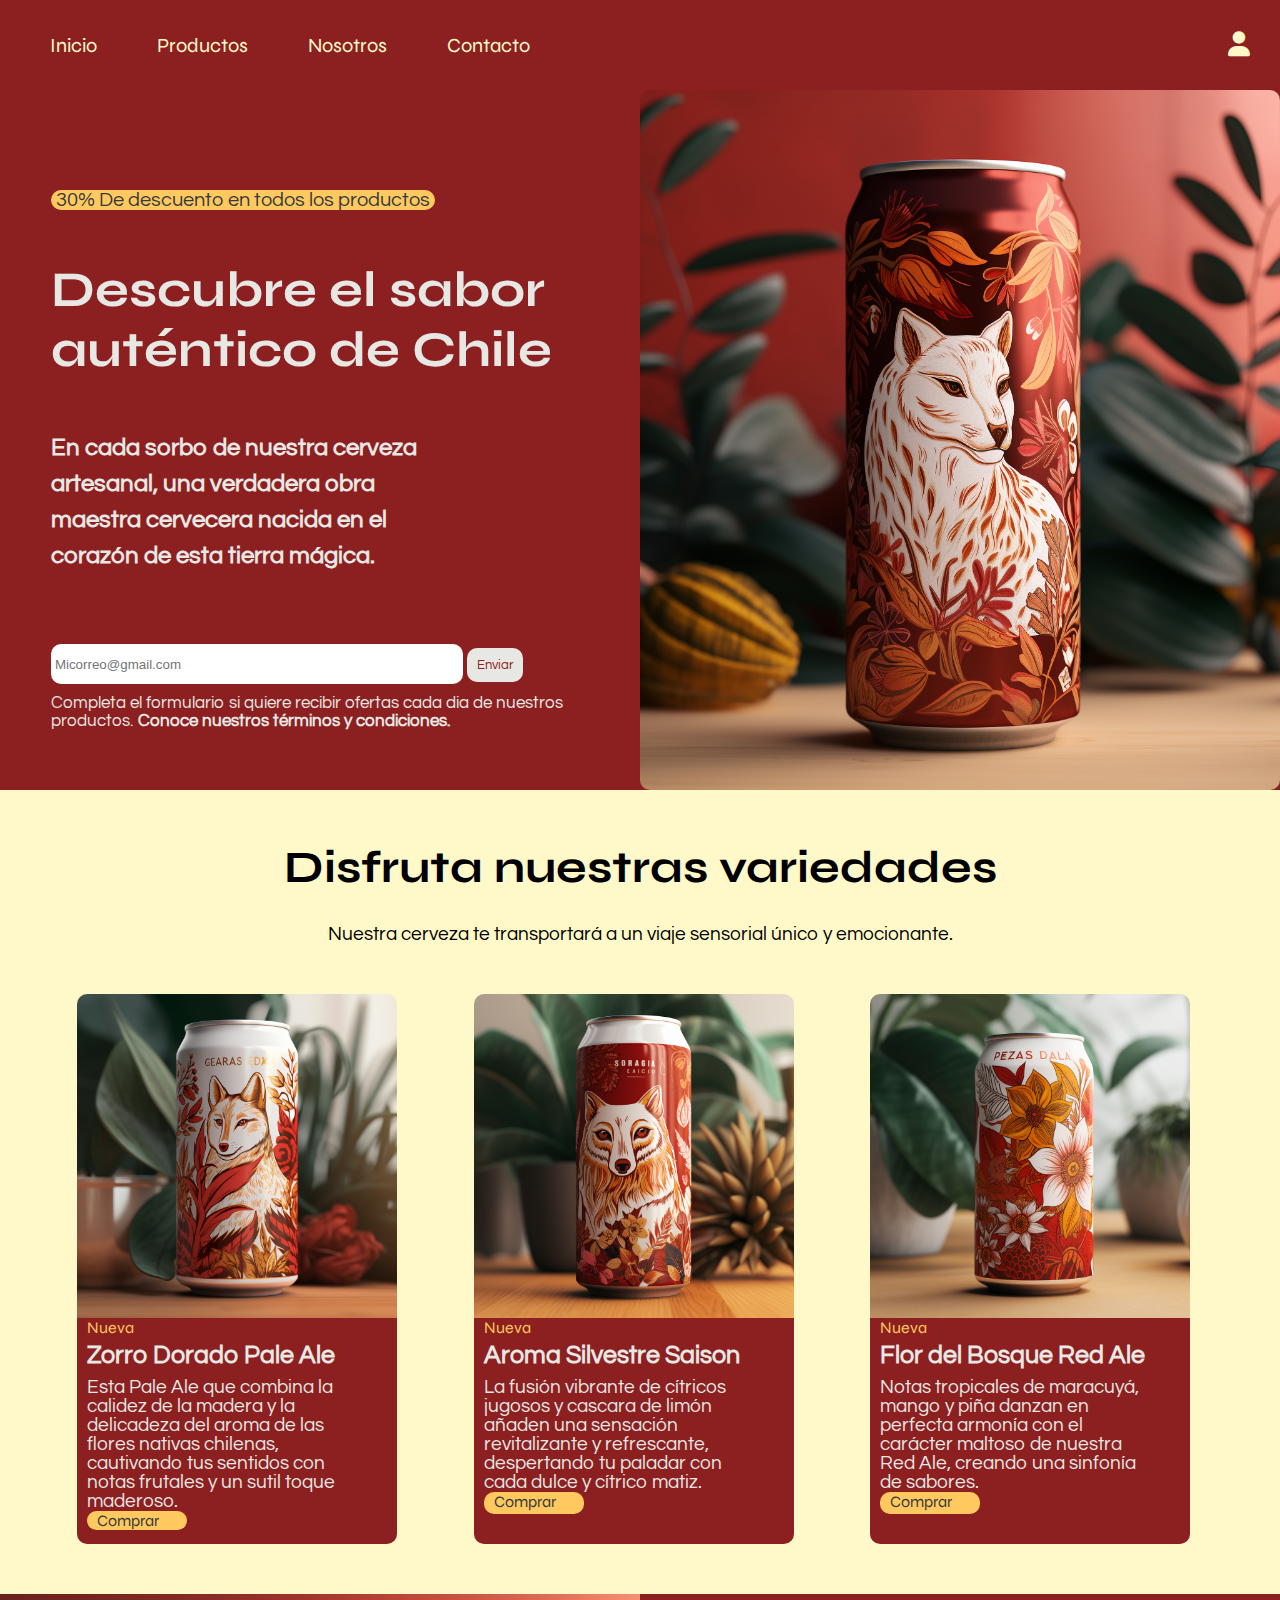
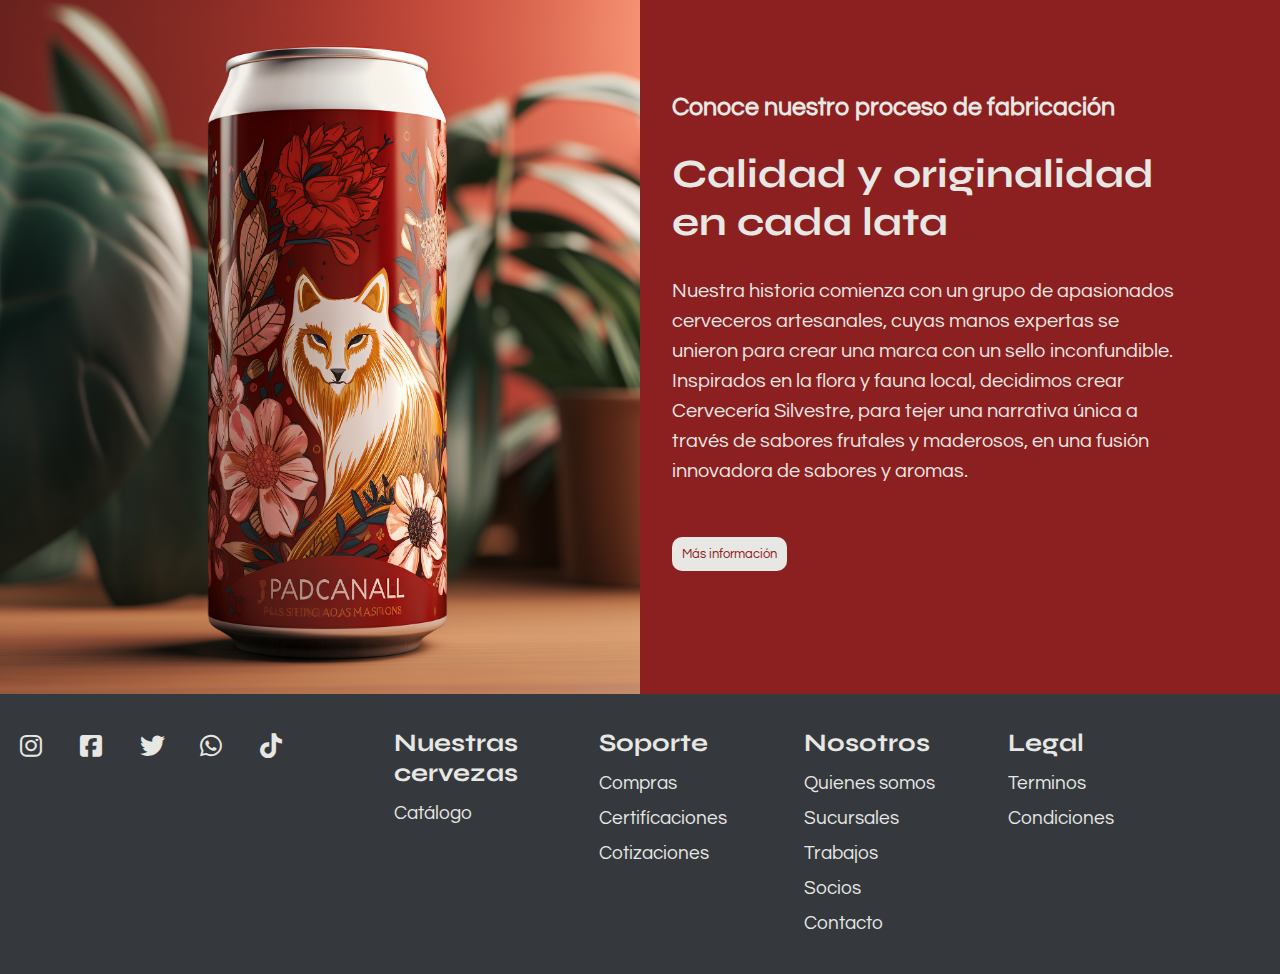
<file: index.html>
<!DOCTYPE html>
<html lang="en">
<head>
    <meta charset="UTF-8">
    <meta name="viewport" content="width=device-width, initial-scale=1.0">
    <link rel="stylesheet" href="css/index.css">
    <link rel="stylesheet" href="css/media.css">
    <link rel="stylesheet" href="https://cdnjs.cloudflare.com/ajax/libs/font-awesome/6.4.0/css/all.min.css">
    <link rel="preconnect" href="https://fonts.googleapis.com">
    <link rel="preconnect" href="https://fonts.gstatic.com" crossorigin>
    <link href="https://fonts.googleapis.com/css2?family=Syne:wght@700&display=swap" rel="stylesheet"> 
    <link rel="preconnect" href="https://fonts.googleapis.com">
    <link rel="preconnect" href="https://fonts.gstatic.com" crossorigin>
    <link href="https://fonts.googleapis.com/css2?family=Questrial&display=swap" rel="stylesheet">
    
</head>
<body>
    <header>
        <button class="menu-icon" onclick="toggleMenu()">
            <i class="fa-solid fa-bars"></i>
        </button>
        <nav class="container-nav">
            <ul class="menu-left">
                <li class="li-menu-left"><a href="">Inicio</a></li>
                <li class="li-menu-left"><a href="productos.html">Productos</a></li>
                <li class="li-menu-left"><a href="">Nosotros</a></li>
                <li class="li-menu-left"><a href="">Contacto</a></li>
            </ul>
            <ul class="menu-right">
                <li class="li-menu-right"><a href="registro.html"><i class="fa-solid fa-user"></i></a></li>
            </ul>
        </nav>
    </header>
    <main class="main-base">
        <div class="jumbotron">
            <div class="jum-section1">
                <div class="div-discount">
                    <a href="productos.html">30% De descuento en todos los productos</a>
                </div>
                <div class="div-eslogan1">
                   <h1>Descubre el sabor auténtico de Chile</h1>
                </div>
                <div class="div-eslogan2">
                    <h2>En cada sorbo de nuestra cerveza artesanal, una verdadera obra maestra cervecera nacida en el corazón de esta tierra mágica.</h2>
                </div>
                <div class="container-form">
                    <form action="#" method="post" onsubmit="return submitForm()()">
                    <input class="email-input" type="email" id="email" placeholder=" Micorreo@gmail.com" name="email" required >
                    <button type="submit">Enviar</button>
                    <p>Completa el formulario si quiere recibir ofertas cada dia de nuestros productos.<a href="#">Conoce nuestros términos y condiciones.</a></p>
                    </form>
                </div>
            </div>
            <div class="jum-section2">
                <img class="jum-img" src="img/beer5.png" alt="">
            </div>
        </div>
        <div class="main-container-blog">
            <div class="titulo-blog">
                <h1>Disfruta nuestras variedades</h1>
                <p>Nuestra cerveza te transportará a un viaje sensorial único y emocionante.</p>
            </div>
            <div class="div-blog">
                <div class="container-blog">
                    <div class="img-section">
                        <img class="img-blog" src="img/beer1.png" alt="">
                    </div>
                    <div class="info-blog">
                        <div class="container-info">
                            <a href="">
                                Nueva
                            </a>                        
                            <h1>
                                Zorro Dorado Pale Ale
                            </h1>
                            <p>
                                Esta Pale Ale que combina la calidez de la madera y la delicadeza del aroma de las flores nativas chilenas,
                                cautivando tus sentidos con notas frutales y un sutil toque maderoso.
                            </p>
                        </div>
                        <div class="container-compra">
                            <a href="#">
                                Comprar
                            </a>
                        </div>
                    </div>
                </div>
                <div class="container-blog">
                    <div class="img-section">
                        <img class="img-blog" src="img/beer2.png" alt="">
                    </div>
                    <div class="info-blog">
                        <div class="container-info">
                            <a href="">
                                Nueva
                            </a>                        
                            <h1>
                                Aroma Silvestre Saison
                            </h1>
                            <p>
                                La fusión vibrante de cítricos jugosos y cascara de limón añaden 
                                una sensación revitalizante y refrescante, despertando tu paladar con cada dulce y cítrico matiz.
                            </p>
                        </div>
                        <div class="container-compra">
                            <a href="#">
                                Comprar
                            </a>
                        </div>
                    </div>
                </div>
                <div class="container-blog">
                    <div class="img-section">
                        <img class="img-blog" src="img/beer3.png" alt="">
                    </div>
                    <div class="info-blog">
                        <div class="container-info">
                            <a href="">
                                Nueva
                            </a>                        
                            <h1>
                                Flor del Bosque Red Ale
                            </h1>
                            <p>
                                Notas tropicales de maracuyá, mango y piña danzan en perfecta armonía con el carácter maltoso de nuestra Red Ale,
                                creando una sinfonía de sabores.
                            </p>
                        </div>
                        <div class="container-compra">
                            <a href="#">
                                Comprar
                            </a>
                        </div>
                    </div>
                </div>
            </div>
        </div>
        <div class="jumbotron2">
            <div class="section-adicional1">
                <img class="img-jum2" src="img/beer4.png" alt="">
            </div>
            <div class="section-adicional2">
                <div>
                    <h2>
                        Conoce nuestro proceso de fabricación
                    </h2>
                    <h1>
                        Calidad y originalidad en cada lata
                    </h1>
                    <p>
                        Nuestra historia comienza con un grupo de apasionados cerveceros artesanales, 
                        cuyas manos expertas se unieron para crear una marca con un sello inconfundible. 
                        Inspirados en la flora y fauna local, decidimos crear Cervecería Silvestre, 
                        para tejer una narrativa única a través de sabores frutales y maderosos,
                        en una fusión innovadora de sabores y aromas.
                    </p>
                </div>
                <div>
                    <button>Más información</button>
                </div>
            </div>
        </div>
    </main>
    <footer class="footer">
        <div class="content-footer1">
            <div class="subcontainer-footer1">
                <a href="https://www.instagram.com/" target="_blank"><i class="fa-brands fa-instagram"></i></a>
                <a href="https://es-la.facebook.com/" target="_blank"><i class="fa-brands fa-square-facebook"></i></a>
                <a href="https://twitter.com/?lang=es" target="_blank"><i class="fa-brands fa-twitter"></i></a>
                <a href="https://web.whatsapp.com/" target="_blank"><i class="fa-brands fa-whatsapp"></i></a>
                <a href="https://www.tiktok.com/es/" target="_blank"><i class="fa-brands fa-tiktok"></i></a>
            </div>
        </div>
        <div class="content-footer2">
            <div class="subcontainer-footer2">
                <h1>
                    Nuestras cervezas
                </h1>
                <a href="productos.html">
                    Catálogo
                </a>
            </div>
        </div>
        <div class="content-footer3">
            <div class="subcontainer-footer3"> 
                <h1>
                    Soporte
                </h1>
                <a href="">
                    Compras
                </a>        
                <a href="">
                    Certifícaciones
                </a>
                <a href="">
                    Cotizaciones
                </a>       
            </div>
        </div>
        <div class="content-footer3">
            <div class="subcontainer-footer3"> 
                <h1>
                    Nosotros
                </h1>
                <a href="">
                    Quienes somos
                </a>
                <a href="">
                    Sucursales
                </a>        
                <a href="">
                    Trabajos
                </a>
                <a href="">
                    Socios
                </a>
                <a href="">
                    Contacto
                </a>
            </div>
        </div>
        <div class="content-footer3">
            <div style="margin-bottom: 30px;" class="subcontainer-footer3"> 
                <h1>
                    Legal
                </h1>
                <a href="">
                    Terminos
                </a>        
                <a href="">
                    Condiciones
                </a>     
            </div>
        </div>
    </footer>
    <script src="js/index.js"></script>
</body>
</html>
</file>
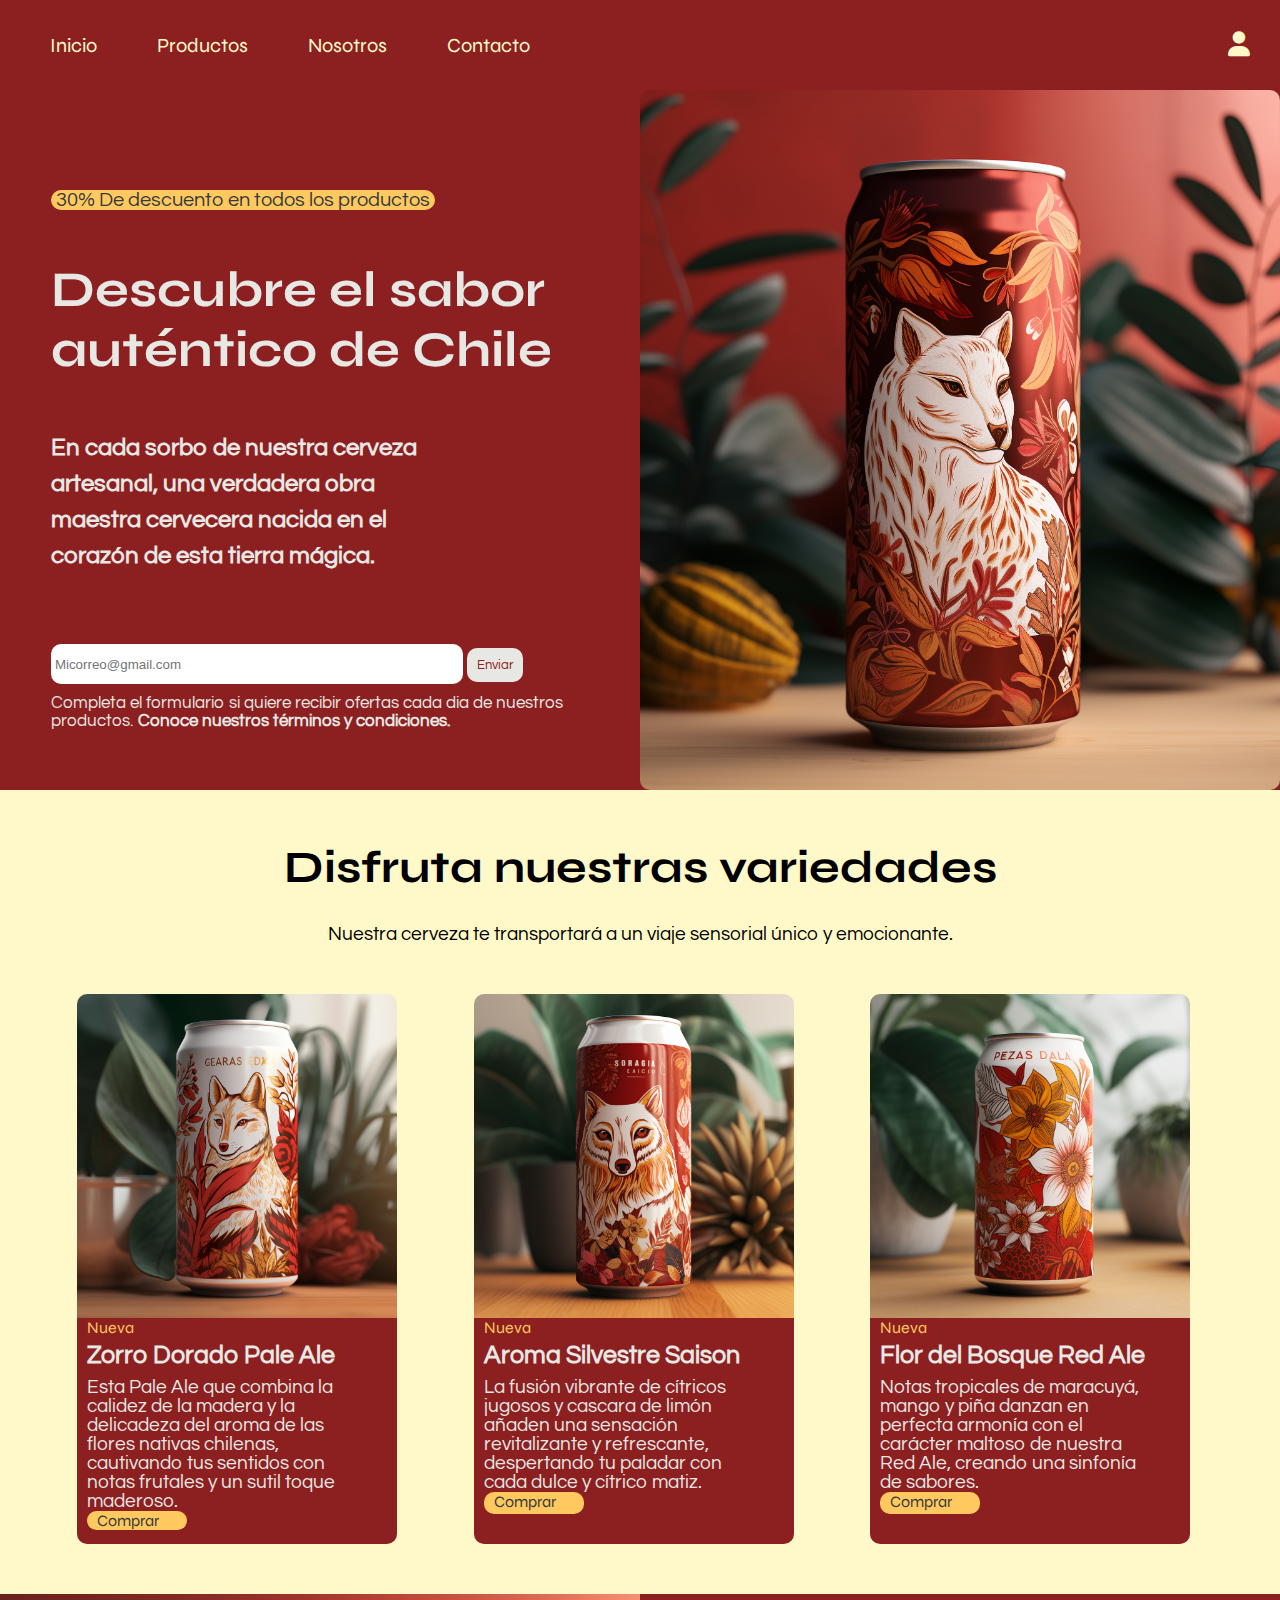
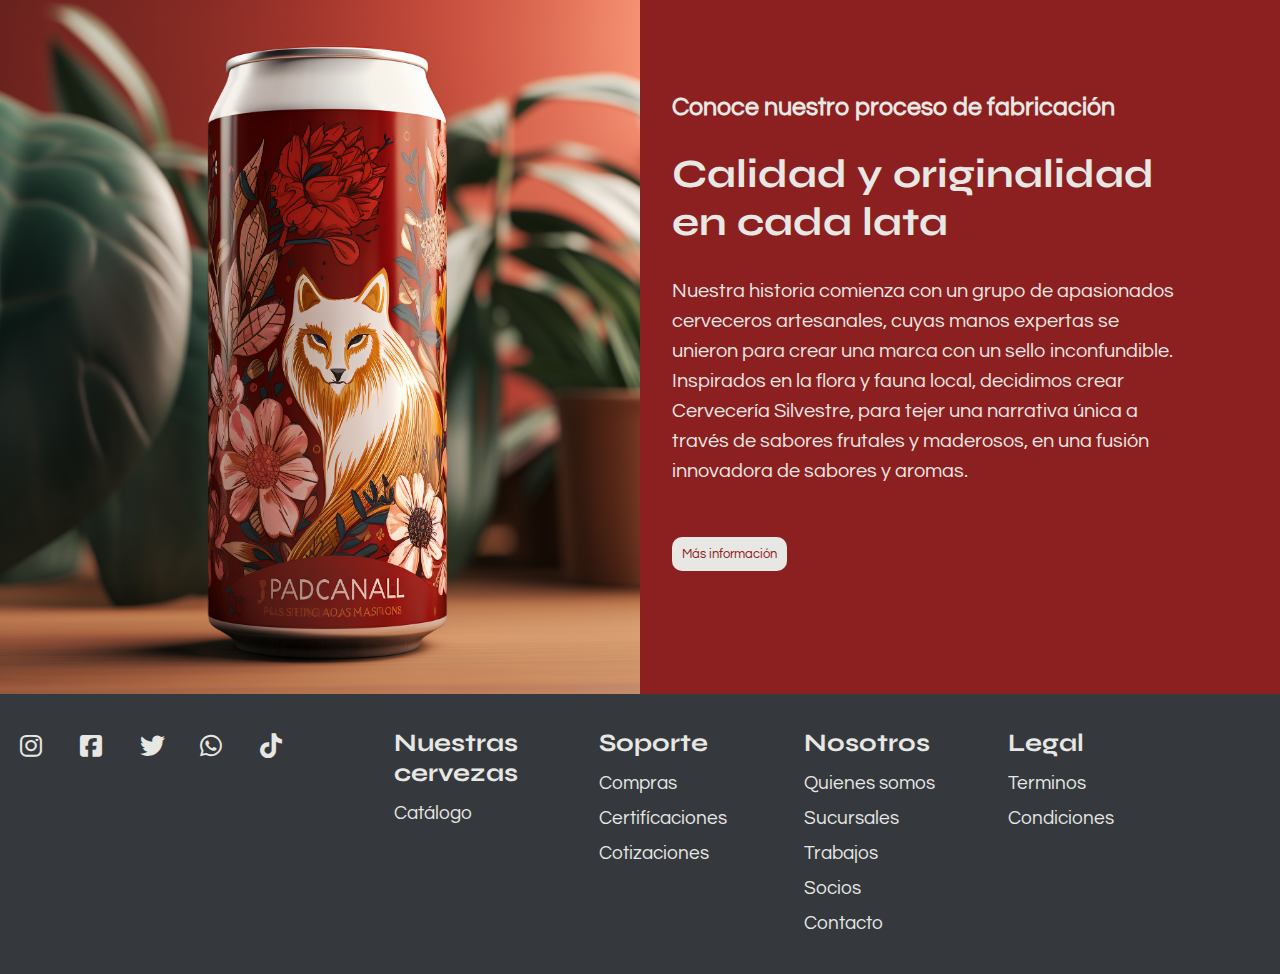
<file: pages/index.html>
<!DOCTYPE html>
<html lang="en">
<head>
    <meta charset="UTF-8">
    <meta name="viewport" content="width=device-width, initial-scale=1.0">
    <link rel="stylesheet" href="/css/index.css">
    <link rel="stylesheet" href="/css/media.css">
    <link rel="stylesheet" href="https://cdnjs.cloudflare.com/ajax/libs/font-awesome/6.4.0/css/all.min.css">
    <link rel="preconnect" href="https://fonts.googleapis.com">
    <link rel="preconnect" href="https://fonts.gstatic.com" crossorigin>
    <link href="https://fonts.googleapis.com/css2?family=Syne:wght@700&display=swap" rel="stylesheet"> 
    <link rel="preconnect" href="https://fonts.googleapis.com">
    <link rel="preconnect" href="https://fonts.gstatic.com" crossorigin>
    <link href="https://fonts.googleapis.com/css2?family=Questrial&display=swap" rel="stylesheet">
    
</head>
<body>
    <header>
        <button class="menu-icon" onclick="toggleMenu()">
            <i class="fa-solid fa-bars"></i>
        </button>
        <nav class="container-nav">
            <ul class="menu-left">
                <li class="li-menu-left"><a href="">Inicio</a></li>
                <li class="li-menu-left"><a href="productos.html">Productos</a></li>
                <li class="li-menu-left"><a href="">Nosotros</a></li>
                <li class="li-menu-left"><a href="">Contacto</a></li>
            </ul>
            <ul class="menu-right">
                <li class="li-menu-right"><a href=""><i class="fa-solid fa-user"></i></a></li>
            </ul>
        </nav>
    </header>
    <main class="main-base">
        <div class="jumbotron">
            <div class="jum-section1">
                <div class="div-discount">
                    <a href="productos.html">30% De descuento en todos los productos</a>
                </div>
                <div class="div-eslogan1">
                   <h1>Descubre el sabor auténtico de Chile</h1>
                </div>
                <div class="div-eslogan2">
                    <h2>En cada sorbo de nuestra cerveza artesanal, una verdadera obra maestra cervecera nacida en el corazón de esta tierra mágica.</h2>
                </div>
                <div class="container-form">
                    <form action="#" method="post" onsubmit="return submitForm()()">
                    <input class="email-input" type="email" id="email" placeholder=" Micorreo@gmail.com" name="email" required >
                    <button type="submit">Enviar</button>
                    <p>Completa el formulario si quiere recibir ofertas cada dia de nuestros productos.<a href="#">Conoce nuestros términos y condiciones.</a></p>
                    </form>
                </div>
            </div>
            <div class="jum-section2">
                <img class="jum-img" src="/img/beer5.png" alt="">
            </div>
        </div>
        <div class="main-container-blog">
            <div class="titulo-blog">
                <h1>Disfruta nuestras variedades</h1>
                <p>Nuestra cerveza te transportará a un viaje sensorial único y emocionante.</p>
            </div>
            <div class="div-blog">
                <div class="container-blog">
                    <div class="img-section">
                        <img class="img-blog" src="/img/beer1.png" alt="">
                    </div>
                    <div class="info-blog">
                        <div class="container-info">
                            <a href="">
                                Nueva
                            </a>                        
                            <h1>
                                Zorro Dorado Pale Ale
                            </h1>
                            <p>
                                Esta Pale Ale que combina la calidez de la madera y la delicadeza del aroma de las flores nativas chilenas,
                                cautivando tus sentidos con notas frutales y un sutil toque maderoso.
                            </p>
                        </div>
                        <div class="container-compra">
                            <a href="#">
                                Comprar
                            </a>
                        </div>
                    </div>
                </div>
                <div class="container-blog">
                    <div class="img-section">
                        <img class="img-blog" src="/img/beer2.png" alt="">
                    </div>
                    <div class="info-blog">
                        <div class="container-info">
                            <a href="">
                                Nueva
                            </a>                        
                            <h1>
                                Aroma Silvestre Saison
                            </h1>
                            <p>
                                La fusión vibrante de cítricos jugosos y cascara de limón añaden 
                                una sensación revitalizante y refrescante, despertando tu paladar con cada dulce y cítrico matiz.
                            </p>
                        </div>
                        <div class="container-compra">
                            <a href="#">
                                Comprar
                            </a>
                        </div>
                    </div>
                </div>
                <div class="container-blog">
                    <div class="img-section">
                        <img class="img-blog" src="/img/beer3.png" alt="">
                    </div>
                    <div class="info-blog">
                        <div class="container-info">
                            <a href="">
                                Nueva
                            </a>                        
                            <h1>
                                Flor del Bosque Red Ale
                            </h1>
                            <p>
                                Notas tropicales de maracuyá, mango y piña danzan en perfecta armonía con el carácter maltoso de nuestra Red Ale,
                                creando una sinfonía de sabores.
                            </p>
                        </div>
                        <div class="container-compra">
                            <a href="#">
                                Comprar
                            </a>
                        </div>
                    </div>
                </div>
            </div>
        </div>
        <div class="jumbotron2">
            <div class="section-adicional1">
                <img style="height: 100%;" src="/img/beer4.png" alt="">
            </div>
            <div class="section-adicional2">
                <div>
                    <h2>
                        Conoce nuestro proceso de fabricación
                    </h2>
                    <h1>
                        Calidad y originalidad en cada lata
                    </h1>
                    <p>
                        Nuestra historia comienza con un grupo de apasionados cerveceros artesanales, 
                        cuyas manos expertas se unieron para crear una marca con un sello inconfundible. 
                        Inspirados en la flora y fauna local, decidimos crear Cervecería Silvestre, 
                        para tejer una narrativa única a través de sabores frutales y maderosos,
                        en una fusión innovadora de sabores y aromas.
                    </p>
                </div>
                <div>
                    <button>Más información</button>
                </div>
            </div>
        </div>
    </main>
    <footer class="footer">
        <div class="content-footer1">
            <div class="subcontainer-footer1">
                <a href="https://www.instagram.com/" target="_blank"><i class="fa-brands fa-instagram"></i></a>
                <a href="https://es-la.facebook.com/" target="_blank"><i class="fa-brands fa-square-facebook"></i></a>
                <a href="https://twitter.com/?lang=es" target="_blank"><i class="fa-brands fa-twitter"></i></a>
                <a href="https://web.whatsapp.com/" target="_blank"><i class="fa-brands fa-whatsapp"></i></a>
                <a href="https://www.tiktok.com/es/" target="_blank"><i class="fa-brands fa-tiktok"></i></a>
            </div>
        </div>
        <div class="content-footer2">
            <div class="subcontainer-footer2">
                <h1>
                    Nuestras cervezas
                </h1>
                <a href="productos.html">
                    Catálogo
                </a>
            </div>
        </div>
        <div class="content-footer3">
            <div class="subcontainer-footer3"> 
                <h1>
                    Soporte
                </h1>
                <a href="">
                    Compras
                </a>        
                <a href="">
                    Certifícaciones
                </a>
                <a href="">
                    Cotizaciones
                </a>       
            </div>
        </div>
        <div class="content-footer3">
            <div class="subcontainer-footer3"> 
                <h1>
                    Nosotros
                </h1>
                <a href="">
                    Quienes somos
                </a>
                <a href="">
                    Sucursales
                </a>        
                <a href="">
                    Trabajos
                </a>
                <a href="">
                    Socios
                </a>
                <a href="">
                    Contacto
                </a>
            </div>
        </div>
        <div class="content-footer3">
            <div style="margin-bottom: 30px;" class="subcontainer-footer3"> 
                <h1>
                    Legal
                </h1>
                <a href="">
                    Terminos
                </a>        
                <a href="">
                    Condiciones
                </a>     
            </div>
        </div>
    </footer>
</body>
</html>
</file>
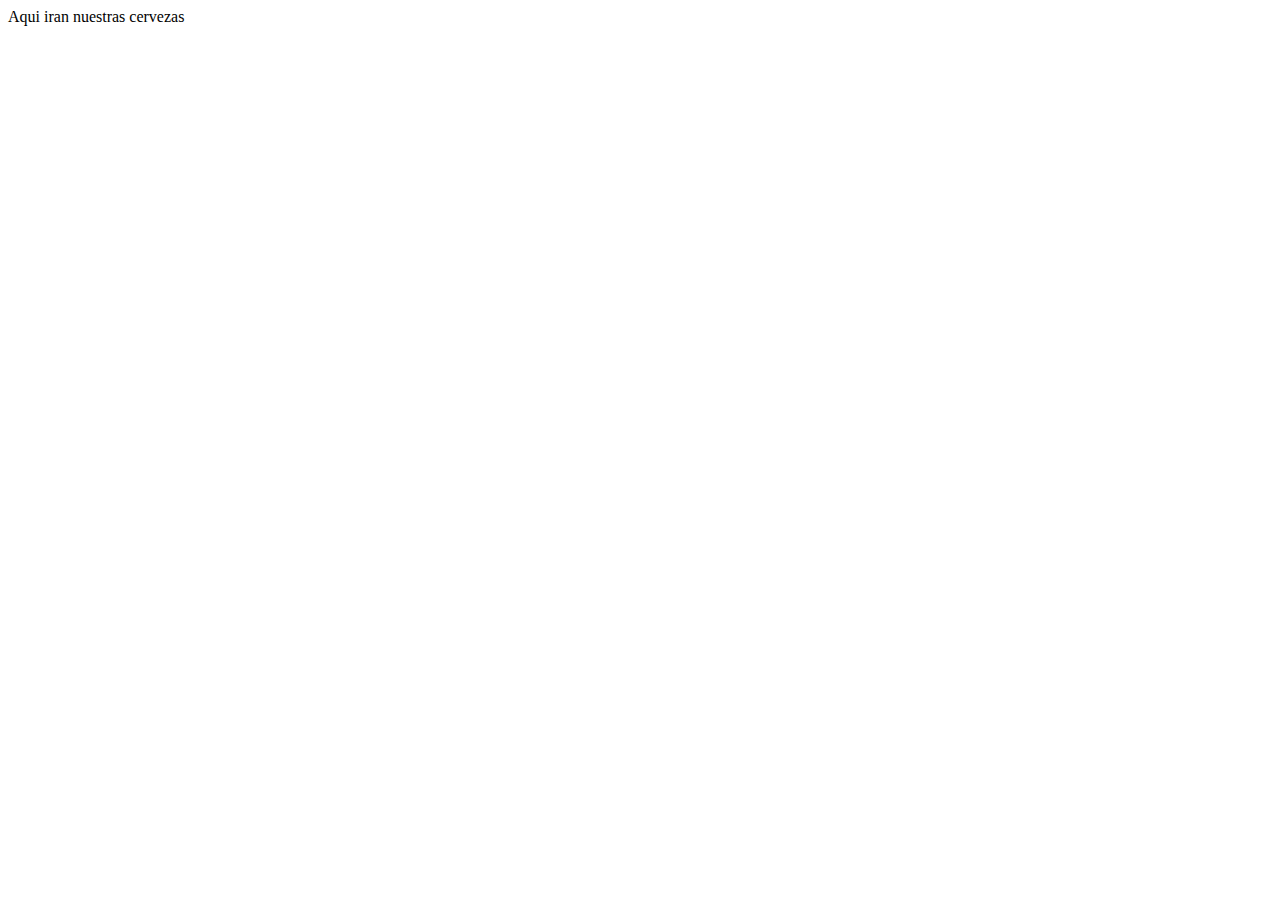
<file: productos.html>
<!DOCTYPE html>
<html lang="en">
<head>
    <meta charset="UTF-8">
    <meta name="viewport" content="width=, initial-scale=1.0">
    <title>Document</title>
</head>
<body>
    Aqui iran nuestras cervezas
</body>
</html>
</file>
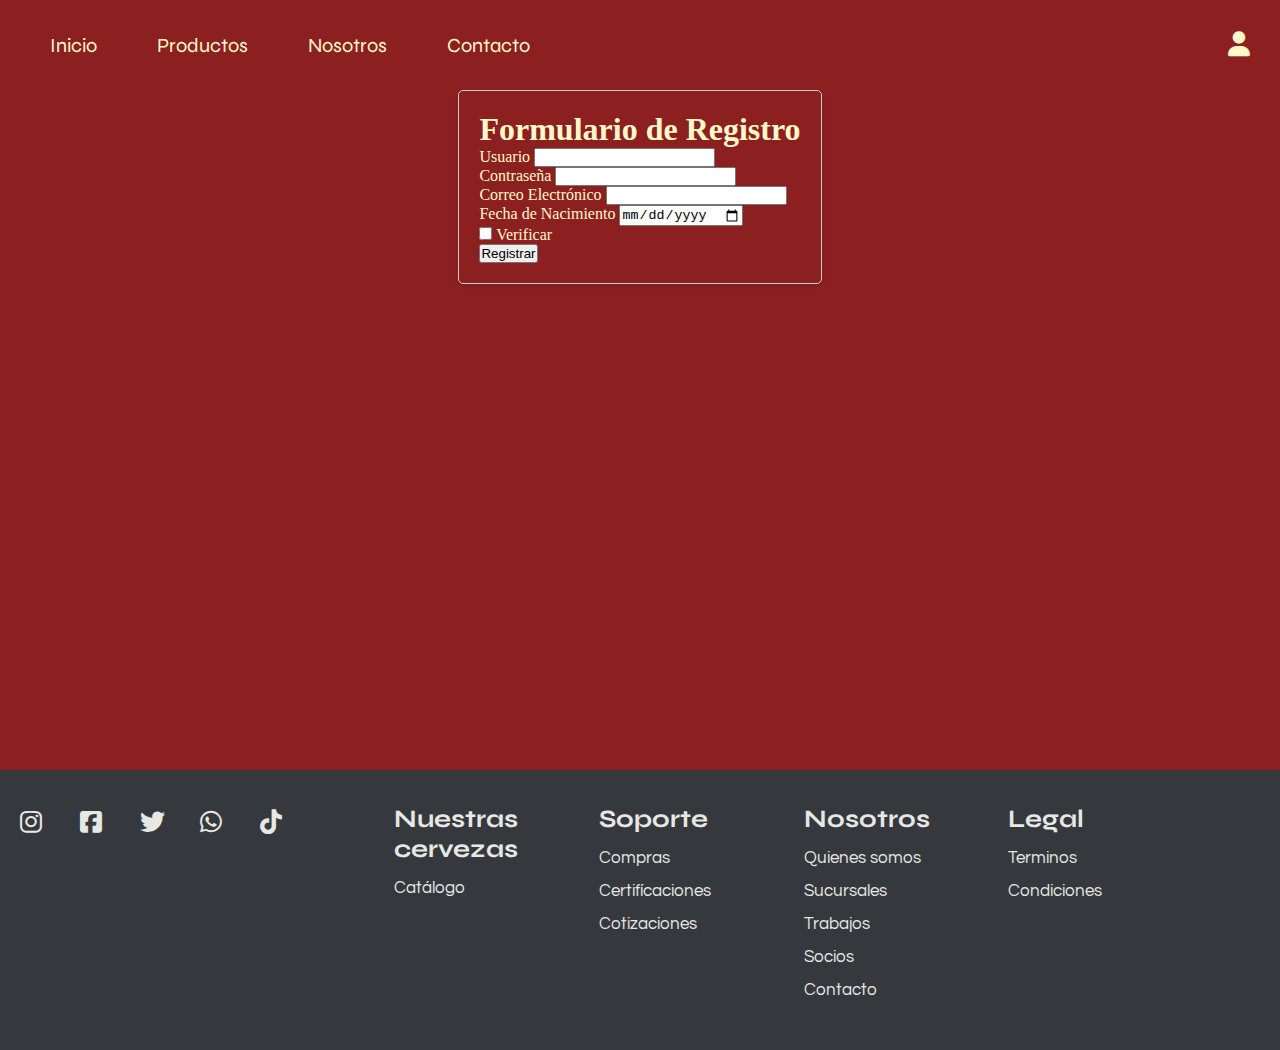
<file: registro.html>
<!DOCTYPE html>
<html lang="en">
<head>
    <meta charset="UTF-8">
    <meta name="viewport" content="width=device-width, initial-scale=1.0">
    <link rel="stylesheet" href="css/registro.css">
    <link rel="stylesheet" href="css/mediaregistro.css">
    <link rel="stylesheet" href="https://cdnjs.cloudflare.com/ajax/libs/font-awesome/6.4.0/css/all.min.css">
    <link rel="preconnect" href="https://fonts.googleapis.com">
    <link rel="preconnect" href="https://fonts.gstatic.com" crossorigin>
    <link href="https://fonts.googleapis.com/css2?family=Syne:wght@700&display=swap" rel="stylesheet"> 
    <link rel="preconnect" href="https://fonts.googleapis.com">
    <link rel="preconnect" href="https://fonts.gstatic.com" crossorigin>
    <link href="https://fonts.googleapis.com/css2?family=Questrial&display=swap" rel="stylesheet">
    <link href="https://cdn.jsdelivr.net/npm/bootstrap@5.3.1/dist/css/bootstrap.min.css" rel="stylesheet" integrity="sha384-4bw+/aepP/YC94hEpVNVgiZdgIC5+VKNBQNGCHeKRQN+PtmoHDEXuppvnDJzQIu9" crossorigin="anonymous">
</head>
<body>
    <header>
        <button class="menu-icon" onclick="toggleMenu()">
            <i class="fa-solid fa-bars"></i>
        </button>
        <nav class="container-nav">
            <ul class="menu-left">
                <li class="li-menu-left"><a href="index.html">Inicio</a></li>
                <li class="li-menu-left"><a href="productos.html">Productos</a></li>
                <li class="li-menu-left"><a href="">Nosotros</a></li>
                <li class="li-menu-left"><a href="">Contacto</a></li>
            </ul>
            <ul class="menu-right">
                <li class="li-menu-right"><a href="registro.html"><i class="fa-solid fa-user"></i></a></li>
            </ul>
        </nav>
    </header>
    <main class="main-base">
        <div class="container mt-5">
            <h1>Formulario de Registro</h1>
            <form>
                <div class="mb-3">
                    <label for="usuario" class="form-label">Usuario</label>
                    <input type="text" class="form-control" id="usuario" name="usuario" required>
                </div>
                <div class="mb-3">
                    <label for="contrasena" class="form-label">Contraseña</label>
                    <input type="password" class="form-control" id="contrasena" name="contrasena" required>
                </div>
                <div class="mb-3">
                    <label for="correo" class="form-label">Correo Electrónico</label>
                    <input type="email" class="form-control" id="correo" name="correo" required>
                </div>
                <div class="mb-3">
                    <label for="fechaNacimiento" class="form-label">Fecha de Nacimiento</label>
                    <input type="date" class="form-control" id="fechaNacimiento" name="fechaNacimiento" required>
                </div>
                <div class="mb-3 form-check">
                    <input type="checkbox" class="form-check-input" id="verificar" name="verificar">
                    <label class="form-check-label" for="verificar">Verificar</label>
                </div>
                <button type="submit" class="btn btn-primary">Registrar</button>
            </form>
    </main>
    <footer class="footer">
        <div class="content-footer1">
            <div class="subcontainer-footer1">
                <a href="https://www.instagram.com/" target="_blank"><i class="fa-brands fa-instagram"></i></a>
                <a href="https://es-la.facebook.com/" target="_blank"><i class="fa-brands fa-square-facebook"></i></a>
                <a href="https://twitter.com/?lang=es" target="_blank"><i class="fa-brands fa-twitter"></i></a>
                <a href="https://web.whatsapp.com/" target="_blank"><i class="fa-brands fa-whatsapp"></i></a>
                <a href="https://www.tiktok.com/es/" target="_blank"><i class="fa-brands fa-tiktok"></i></a>
            </div>
        </div>
        <div class="content-footer2">
            <div class="subcontainer-footer2">
                <h1>
                    Nuestras cervezas
                </h1>
                <a href="productos.html">
                    Catálogo
                </a>
            </div>
        </div>
        <div class="content-footer3">
            <div class="subcontainer-footer3"> 
                <h1>
                    Soporte
                </h1>
                <a href="">
                    Compras
                </a>        
                <a href="">
                    Certifícaciones
                </a>
                <a href="">
                    Cotizaciones
                </a>       
            </div>
        </div>
        <div class="content-footer3">
            <div class="subcontainer-footer3"> 
                <h1>
                    Nosotros
                </h1>
                <a href="">
                    Quienes somos
                </a>
                <a href="">
                    Sucursales
                </a>        
                <a href="">
                    Trabajos
                </a>
                <a href="">
                    Socios
                </a>
                <a href="">
                    Contacto
                </a>
            </div>
        </div>
        <div class="content-footer3">
            <div style="margin-bottom: 30px;" class="subcontainer-footer3"> 
                <h1>
                    Legal
                </h1>
                <a href="">
                    Terminos
                </a>        
                <a href="">
                    Condiciones
                </a>     
            </div>
        </div>
    </footer>
    <script src="js/registro.js" ></script>
    <script src="https://cdn.jsdelivr.net/npm/bootstrap@5.3.1/dist/js/bootstrap.bundle.min.js" integrity="sha384-HwwvtgBNo3bZJJLYd8oVXjrBZt8cqVSpeBNS5n7C8IVInixGAoxmnlMuBnhbgrkm" crossorigin="anonymous"></script>
</body>
</html>
</file>
<file: css/index.css>
* {
    margin: 0;
    padding: 0;
    box-sizing: border-box;
}

nav a {
    color: #FFF9C9;
    text-decoration: none;
    padding: 10px;
    transition: color 0.3s;
}

nav a:hover {
    color: #35393D;
    text-decoration: none;
}

body {
    background-color: #8C2020;
}

p {
    font-size: 19px;
}

/* Header */
.menu-icon {
    display: none;
    font-size: 24px;
    background-color: transparent;
    border: none;
    cursor: pointer;
    color: #FFF9C9;
}

.container-logo {
    display: flex;
    justify-content: center;
    margin-top: 10px;
}

.container-nav {
    width: 100%;
    height: 90px;
    display: flex;
}

.menu-right {
    width: 31%;
    display: flex;
    justify-content: right;
    align-items: center;
    font-size: 30px;
}

.li-menu-right {
    margin-right: 20px;
    list-style: none;
    font-size: 25px;
}

.menu-left {
    width: 69%;
    justify-content: left;
    font-family: 'Syne', sans-serif;
    font-size: 20px;
    display: flex;
    align-items: center;
}

.li-menu-left {
    margin-left: 40px;
    list-style: none;
}

.li-menu-left:hover {
    color: aliceblue;
}

.menu-active .menu-left,
.menu-active .menu-right {
    display: flex;
}

.menu-active .menu-icon {
    display: none;
}

/* Main */

.main-base{
    height: auto;
    width: 100%;
    display: flex;
    flex-direction: column;
}


/* Jumbotron */

.jumbotron{
    width: 100%;
    height: auto;
    display: flex;
}

.jum-section1{
    width: 50%;
    height: auto;
    display: flex;
    flex-direction: column;
}

.div-discount{
    width: 60%;
    height: auto;
    background-color: #FFC95F;
    border-radius: 10px;
    display: flex;
    justify-content: center;
    align-items: center;
    margin-left: 8%;
    margin-top: 100px;
    font-family: 'Questrial', sans-serif;
}

.div-discount a{
    text-align: center;
    color: #35393D;
    text-decoration: none;
    font-size: 20px;
}

.div-eslogan1{
    margin-left: 8%;
    margin-top: 50px;
    width: 80%;

}

.div-eslogan1 h1{
    font-family: 'Syne', sans-serif;
    font-size: 50px;
    color: #E7E7E4;
}

.div-eslogan2{
    font-family: 'Questrial', sans-serif;
    line-height: 1.5;
    margin-top: 50px;
    margin-left: 8%;
    width: 60%;
    color: #E7E7E4;
}

.jum-section2{
    width: 50%;
    height: 700px;
}

.jum-img{
    border-radius: 10px;
    width: 100%;
    height: 100%;
}


/* Form */

.container-form{
    margin-top: 70px;
    margin-left: 8%;
}

.email-input{
    width: 70%;
    height: 40px;
    border-radius: 10px;
    border: none;
}

button {
    padding: 10px;
    background-color: #E7E7E4;
    color: #8C2020;
    border-radius: 10px;
    cursor: pointer;
    font-family: 'Questrial', sans-serif;
    border: none;
}

form p{
    color: #E7E7E4;
    margin-top: 10px;
    font-family: 'Questrial', sans-serif;
    font-size: 17px;
}
  
  form a{
    color: #E7E7E4;
    text-decoration: none;
    margin-left: 5px;
    font-weight: 600;
}


/* Blog */

.main-container-blog{
    display: flex;
    flex-direction: column;
    height: auto;
    background-color: #FFF9C9;
    width: 100%;
}

.titulo-blog{
    width: 100%;
    margin-top: 50px;
    display: flex;
    justify-content: center;
    align-items: center;
    height: auto;
    flex-direction: column;
}

.titulo-blog h1{
    font-family: 'Syne', sans-serif;
    font-size: 45px;
}

.titulo-blog p{
    margin-top: 30px;
    font-family: 'Questrial', sans-serif;
}

.div-blog{
    display: flex;
    width: 100%;
    height: auto;

}

.container-blog{
    width: 25%;
    height: 550px;
    margin-left: 6%;
    margin-top: 50px;
    margin-bottom: 50px;
    display: flex;
    flex-direction: column;
    
}

.img-section{
    width: 100%;
    height: 60%;
}

.img-blog{
    border-top-left-radius: 10px;
    border-top-right-radius: 10px;
    width: 100%;
    height: 100%;
}

.info-blog {
    background-color: #8C2020;
    width: 100%;
    height: 100%;
    border-bottom-left-radius: 10px;
    border-bottom-right-radius: 10px;
    display: flex;
    flex-direction: column;
    overflow: hidden;
}

.info-blog a{
    margin-top: 10px;
    margin-left: 10px;
    text-decoration: none;
    color:#FFC95F;
    font-family: 'Syne', sans-serif;
    width: 85%;

}

.info-blog h1{
    margin-top: 5px;
    margin-left: 10px;
    color:#E7E7E4;
    font-family: 'Questrial', sans-serif;
    width: 85%;
    font-size: 25px;
}

.info-blog p{
    font-family: 'Questrial', sans-serif;
    line-height: 1;
    margin-top: 10px;
    margin-left: 10px;
    justify-content: center;
    color:#E7E7E4;
    width: 85%;
}
.container-info{
    width: 100%;
    height: 90%;
}

.container-compra a{
    color: #35393D;
    width: 100%;
}
.container-compra {
    background-color: #FFC95F;
    width: 100px;
    height: 30px;
    border-radius: 10px;
    margin-bottom: 30px;
    margin-left: 10px;
   
}

/* Jumbotron2 */
.jumbotron2{
    width: 100%;
    height: auto;
    display: flex;
}

.section-adicional1{
    width: 50%;
    height: 700px;
    display: flex;
    flex-direction: column;
}
.section-adicional2{
    width: 50%;
    height: auto;
    display: flex;
    flex-direction: column;
    overflow: hidden;
}

.section-adicional2 h2{
    font-size: 25px;
    font-family: 'Questrial', sans-serif;
    color: #E7E7E4;
    margin-left: 5%;
    margin-top: 100px;
}
.section-adicional2 h1{
    font-size: 40px;
    font-family: 'Syne', sans-serif;
    color: #E7E7E4; 
    margin-left: 5%;
    margin-top: 30px;
    width: 80%;

}
.section-adicional2 p{
    font-size: 20px;
    font-family: 'Questrial', sans-serif;
    line-height: 1.5;
    color: #E7E7E4;
    margin-left: 5%;
    margin-top: 30px;
    width: 80%;
    

}
 
.section-adicional2 button{
    margin-top: 8%;
    margin-left: 5%;
}

.img-jum2 {
    height: 100%;
}

/* Footer */

.footer{
    width: 100%;
    height: 280px;
    background-color: #35393D;
    display: flex;
}

.content-footer1{
    width: 30%;
    height: 100%;
    display: flex;
}

.content-footer2{
    width: 16%;
    height: 100%;
    display: flex;
}


.content-footer3{
    width: 16%;
    height:100%;
    display: flex;
}

.subcontainer-footer1{
    width: 100%;
    height: 20%;
    margin-top: 40px;
    margin-left: 20px;
    display: flex;
}

.subcontainer-footer1 a{
    display: flex;
    color: #E7E7E4;
    width: 60px;
    font-size: 25px;
    text-decoration: none ;
}

.subcontainer-footer2{
    display: flex;
    flex-direction: column;
    
}

.subcontainer-footer3{
    display: flex;
    flex-direction: column;
    
}


.subcontainer-footer2 a,
.subcontainer-footer3 a {
    font-family:  'Questrial', sans-serif;
    font-size: 19px;
    color: #E7E7E4;
    margin-left: 10px;
    margin-top: 15px;
    text-decoration: none;

}

.subcontainer-footer1 h1,
.subcontainer-footer2 h1,
.subcontainer-footer3 h1 {
    font-family: 'Syne', sans-serif;;
    font-size: 25px;
    color: #E7E7E4;
    margin-left: 10px;
    margin-top: 34px;
}
</file>
<file: css/media.css>
@media screen and (max-width: 768px) {

    p {
        font-size: 19px;
    }

    .menu-left,
    .menu-right {
        display: none;
        flex-direction: column;
    }

    .li-menu-left,
    .li-menu-right {
        margin: 10px 0;
        border-bottom: solid 1px #E7E7E4;
    }

    .menu-icon {
        margin-left: 20px;
        margin-top: auto;
        display: block;
    }

    .container-nav {
        width: 100%;
        flex-direction: column; 
        align-items: center;    
        height: auto;
        display: flex;
    }
    
    /* Jumbotron */

    .jumbotron{
        width: 100%;
        height: auto;
        display: flex;
        flex-direction: column-reverse;
    }

    .jum-section1{
        width: 100%;
        height: auto;
        display: flex;
        flex-direction: column;
    }

    .div-discount{
        width: 80%;
        height: auto;
        background-color: #FFC95F;
        border-radius: 10px;
        display: flex;
        justify-content: center;
        align-items: center;
        margin-left: 8%;
        margin-top: 50px;
        font-family: 'Questrial', sans-serif;
    }

    .div-discount a{
        text-align: center;
        color: #35393D;
        text-decoration: none;
        font-size: 20px;
    }

    .div-eslogan1{
        margin-left: 8%;
        margin-top: 50px;
        width: 80%;

    }

    .div-eslogan1 h1{
        font-family: 'Syne', sans-serif;
        font-size: 35px;
        color: #E7E7E4;
    }

    .div-eslogan2{
        font-family: 'Questrial', sans-serif;
        font-size: 13px;
        line-height: 1.5;
        margin-top: 30px;
        margin-left: 8%;
        width: 60%;
        color: #E7E7E4;
    }

    .jum-section2{
        width: 100%;
        height: 400px;
    }

    .jum-img{
        width: 100%;
        height: 400px;
    }


    /* Form */

    .container-form{
        margin-top: 30px;
        margin-left: 8%;
    }


    form p{
        color: #E7E7E4;
        margin-bottom: 50px;
        margin-top: 10px;
        font-family: 'Questrial', sans-serif;
        font-size: 19px;
    }

    /* Blog */

    .main-container-blog{
        display: flex;
        flex-direction: column;
        height: auto;
        background-color: #FFF9C9;
        width: 100%;
    }

    .titulo-blog{
        width: 90%;
        margin-top: 50px;
        display: flex;
        justify-content: center;
        align-items: center;
        height: auto;
        flex-direction: column;
    }

    .titulo-blog h1{
        font-family: 'Syne', sans-serif;
        font-size: 35px;
        margin-left: 40px;
    }

    .titulo-blog p{
        margin-left: 30px;
        margin-top: 30px;
        font-family: 'Questrial', sans-serif;
    }


    .div-blog{
        display: flex;
        flex-direction: column;
        width: 100%;
        height: auto;

    }

    .container-blog{
        width: 90%;
        height: 700px;
        margin-left: auto;
        margin-right: auto;
        margin-top: 50px;
        margin-bottom: 50px;
        display: flex;
        flex-direction: column;
    }

    .img-section{
        width: 100%;
        height: 70%;
    }


    .info-blog{
        background-color: #8C2020;
        width: 100%;
        height: 100%;
        border-bottom-left-radius: 10px;
        border-bottom-right-radius: 10px;
        display: flex;
        flex-direction: column;
    }

    .info-blog a{
        margin-left: 10px;
        text-decoration: none;
        color:#FFC95F;
        font-family: 'Syne', sans-serif;
        width: 90%;

    }

    .info-blog h1{
        margin-top: 5px;
        margin-left: 10px;
        color:#E7E7E4;
        font-family: 'Questrial', sans-serif;
        width: 90%;
        font-size: 20px;
    }

    .info-blog p{
        font-family: 'Questrial', sans-serif;
        line-height: 1;
        margin-top: 10px;
        margin-left: 10px;
        justify-content: center;
        color:#E7E7E4;
        width: 90%;
    }
    .container-info{
        width: 100%;
        height: 90%;
    }

    .container-compra a{
        color: #35393D;
        width: 100%;
    }
    .container-compra {
        background-color: #FFC95F;
        width: 100px;
        height: 20%;
        display: flex;
        border-radius: 10px;
        margin-top: 30px;
        margin-bottom: 30px;
        margin-left: 10px;
        overflow: hidden;
    
    }
    /* Jumbotron2 */
    .jumbotron2{
        width: 100%;
        height: auto;
        display: flex;
        flex-direction: column;
    }

    .section-adicional1{
        width: 100%;
        height: 400px;
        display: flex;
        flex-direction: column;
    }
    .section-adicional2{
        width: 100%;
        height: auto;
        display: flex;
        flex-direction: column;
        overflow: hidden;
    }

    .section-adicional2 h2{
        font-size: 20px;
        font-family: 'Questrial', sans-serif;
        color: #E7E7E4;
        margin-left: 5%;
        margin-top: 40px;
    }
    .section-adicional2 h1{
        font-size: 35px;
        font-family: 'Syne', sans-serif;
        color: #E7E7E4; 
        margin-left: 5%;
        margin-top: 30px;
        width: 80%;

    }
    .section-adicional2 p{
        font-size: 19px;
        font-family: 'Questrial', sans-serif;
        line-height: 1.5;
        color: #E7E7E4;
        margin-left: 5%;
        margin-top: 30px;
        width: 80%;
        

    }
    
    .section-adicional2 button{
        margin-top: 8%;
        margin-left: 5%;
        margin-bottom: 30px;
    }

    .img-jum2 {
        height: 400px;
    }
    
    /* Footer */

    .footer{
        width: 100%;
        height: auto;
        background-color: #35393D;
        display: flex;
        flex-direction: column;
    }

    .content-footer1{
        width: 100%;
        height: 100%;
        display: flex;
    }

    .content-footer2{
        width: 100%;
        height: 100%;
        display: flex;
    }


    .content-footer3{
        width: 100%;
        height:100%;
        display: flex;
    }

    .subcontainer-footer1{
        width: 100%;
        height: 20%;
        margin-top: 40px;
        margin-left: 20px;
        display: flex;
    }

    .subcontainer-footer1 a{
        display: flex;
        color: #E7E7E4;
        width: 60px;
        font-size: 25px;
        text-decoration: none ;
    }

    .subcontainer-footer2{
        display: flex;
        flex-direction: column;
        
    }

    .subcontainer-footer3{
        display: flex;
        flex-direction: column;
        
    }


    .subcontainer-footer2 a,
    .subcontainer-footer3 a {
        font-family:  'Questrial', sans-serif;
        font-size: 17px;
        color: #E7E7E4;
        margin-left: 10px;
        margin-top: 15px;
        text-decoration: none;

    }

    .subcontainer-footer1 h1,
    .subcontainer-footer2 h1,
    .subcontainer-footer3 h1 {
        font-family: 'Syne', sans-serif;;
        font-size: 25px;
        color: #E7E7E4;
        margin-left: 10px;
        margin-top: 34px;
    }

}
</file>
<file: css/registro.css>
*{
    margin: 0;
    padding: 0;
    box-sizing: border-box;
}

nav a{
    color:  #FFF9C9;
    text-decoration: none;
    padding: 10px;
    transition: color 0.3s;
}

nav a:hover{
    color:  #35393D;
    text-decoration: none;
}

body{
    background-color: #8C2020;
}

/* Header */

header {
    background-color: #8C2020;
}

.menu-icon {
    display: none;
    font-size: 24px;
    background-color: transparent;
    border: none;
    cursor: pointer;
    color: #FFF9C9;
  }

.container-logo{
    display: flex;
    justify-content: center;
    margin-top: 10px;
}

.container-nav{
    width: 100%;
    height: 90px;
    display: flex;
}

.menu-right{
    margin: 0;
    width: 31%;
    display: flex;
    justify-content: right;
    align-items: center;
    font-size: 30px;
}

.li-menu-right{
    margin-right: 20px;
    list-style: none;
    font-size: 25px;
}

.menu-left{
    padding: 0;
    margin: 0;
    width: 69%;
    justify-content: left;
    font-family: 'Syne', sans-serif;
    font-size: 20px;
    display: flex;
    align-items: center;
}

.li-menu-left{
    
    margin-left: 40px;
    list-style: none;
}

.li-menu-left:hover{
    color: aliceblue;
}

.menu-active .menu-left,
.menu-active .menu-right {
    display: flex;
}

.menu-active .menu-icon {
    display: none;
}


/* Main */

.main-base{
    height: 680px;
    width: 100%;
    display: flex;
    flex-direction: column;
    background-color: #8C2020;
}

/* form */

.container {
    max-width: 400px;
    margin: 0 auto;
    padding: 20px;
    background-color: #8C2020;
    border: 1px solid #ccc;
    border-radius: 5px;
    box-shadow: 0 2px 5px rgba(0, 0, 0, 0.1);
    color: #FFF9C9;
}


/* Footer */

.footer{
    width: 100%;
    height: 280px;
    background-color: #35393D;
    display: flex;
}

.content-footer1{
    width: 30%;
    height: 100%;
    display: flex;
}

.content-footer2{
    width: 16%;
    height: 100%;
    display: flex;
}


.content-footer3{
    width: 16%;
    height:100%;
    display: flex;
}

.subcontainer-footer1{
    width: 100%;
    height: 20%;
    margin-top: 40px;
    margin-left: 20px;
    display: flex;
}

.subcontainer-footer1 a{
    display: flex;
    color: #E7E7E4;
    width: 60px;
    font-size: 25px;
    text-decoration: none ;
}

.subcontainer-footer2{
    display: flex;
    flex-direction: column;
    
}

.subcontainer-footer3{
    display: flex;
    flex-direction: column;
    
}


.subcontainer-footer2 a,
.subcontainer-footer3 a {
    font-family:  'Questrial', sans-serif;
    font-size: 17px;
    color: #E7E7E4;
    margin-left: 10px;
    margin-top: 15px;
    text-decoration: none;

}

.subcontainer-footer1 h1,
.subcontainer-footer2 h1,
.subcontainer-footer3 h1 {
    font-family: 'Syne', sans-serif;;
    font-size: 25px;
    color: #E7E7E4;
    margin-left: 10px;
    margin-top: 34px;
}
</file>
<file: css/mediaregistro.css>
@media screen and (max-width: 768px) {

    .menu-left,
    .menu-right {
        display: none;
        flex-direction: column;
    }

    .li-menu-left,
    .li-menu-right {
        margin: 10px 0;
        border-bottom: solid 1px #E7E7E4;
    }

    .menu-icon {
        margin-left: 20px;
        margin-top: auto;
        display: block;
    }

    .container-nav {
        width: 100%;
        flex-direction: column; 
        align-items: center;    
        height: auto;
        display: flex;
    }
    
    /* Footer */

    .footer{
        width: 100%;
        height: auto;
        background-color: #35393D;
        display: flex;
        flex-direction: column;
    }

    .content-footer1{
        width: 100%;
        height: 100%;
        display: flex;
    }

    .content-footer2{
        width: 100%;
        height: 100%;
        display: flex;
    }


    .content-footer3{
        width: 100%;
        height:100%;
        display: flex;
    }

    .subcontainer-footer1{
        width: 100%;
        height: 20%;
        margin-top: 40px;
        margin-left: 20px;
        display: flex;
    }

    .subcontainer-footer1 a{
        display: flex;
        color: #E7E7E4;
        width: 60px;
        font-size: 25px;
        text-decoration: none ;
    }

    .subcontainer-footer2{
        display: flex;
        flex-direction: column;
        
    }

    .subcontainer-footer3{
        display: flex;
        flex-direction: column;
        
    }


    .subcontainer-footer2 a,
    .subcontainer-footer3 a {
        font-family:  'Questrial', sans-serif;
        font-size: 17px;
        color: #E7E7E4;
        margin-left: 10px;
        margin-top: 15px;
        text-decoration: none;

    }

    .subcontainer-footer1 h1,
    .subcontainer-footer2 h1,
    .subcontainer-footer3 h1 {
        font-family: 'Syne', sans-serif;;
        font-size: 25px;
        color: #E7E7E4;
        margin-left: 10px;
        margin-top: 34px;
    }

}
</file>
